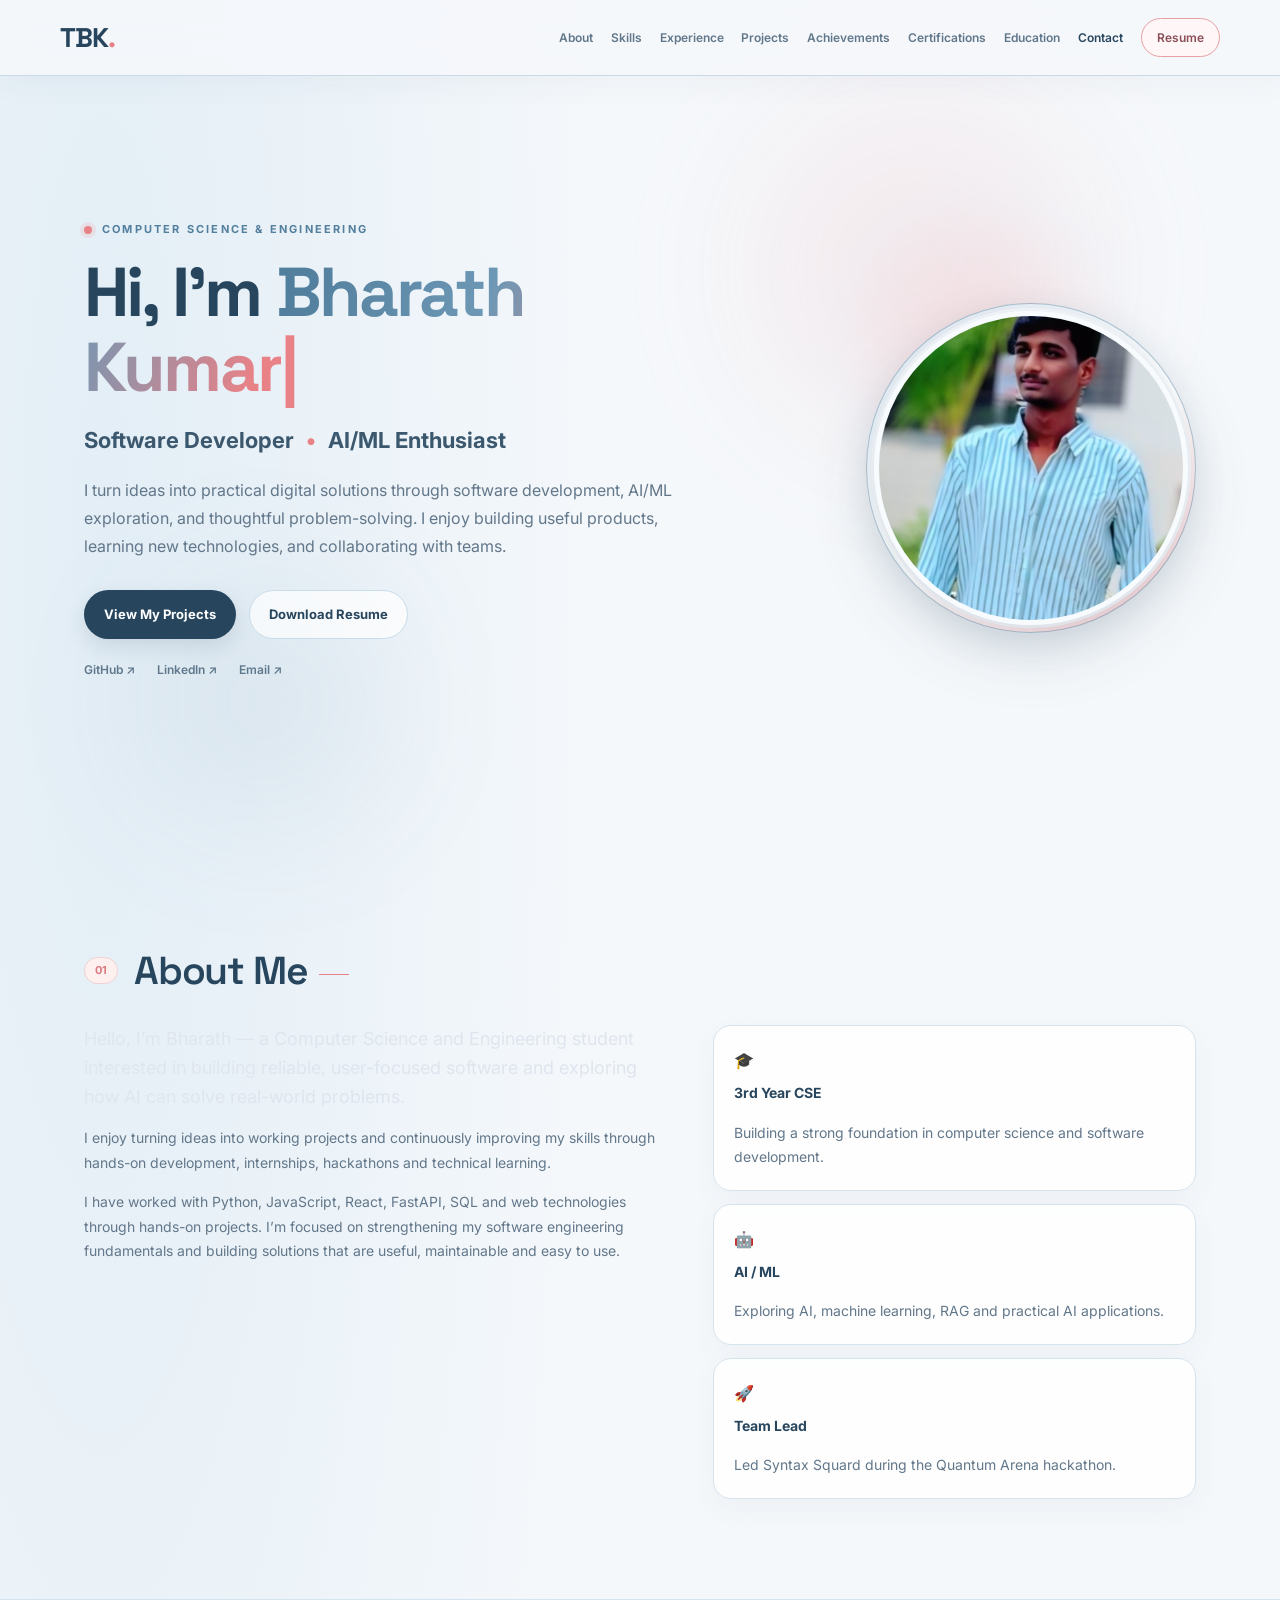
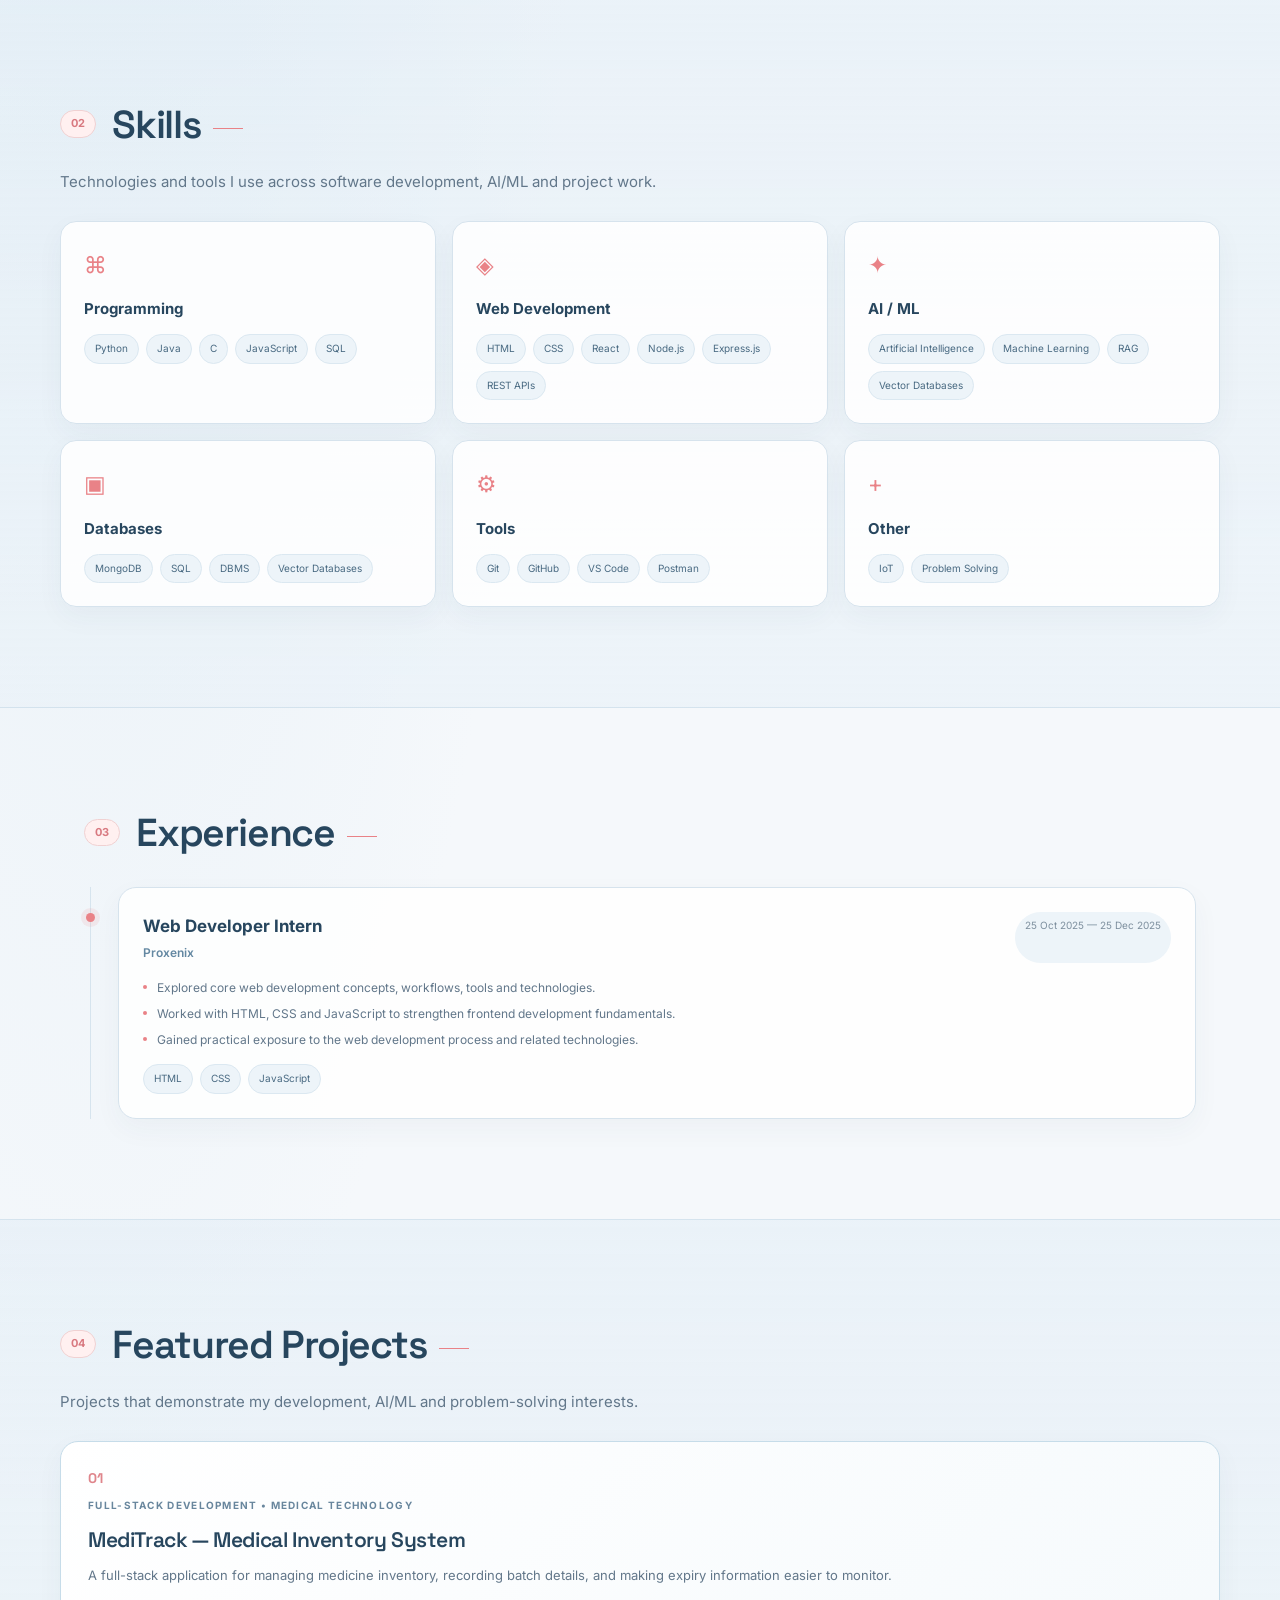
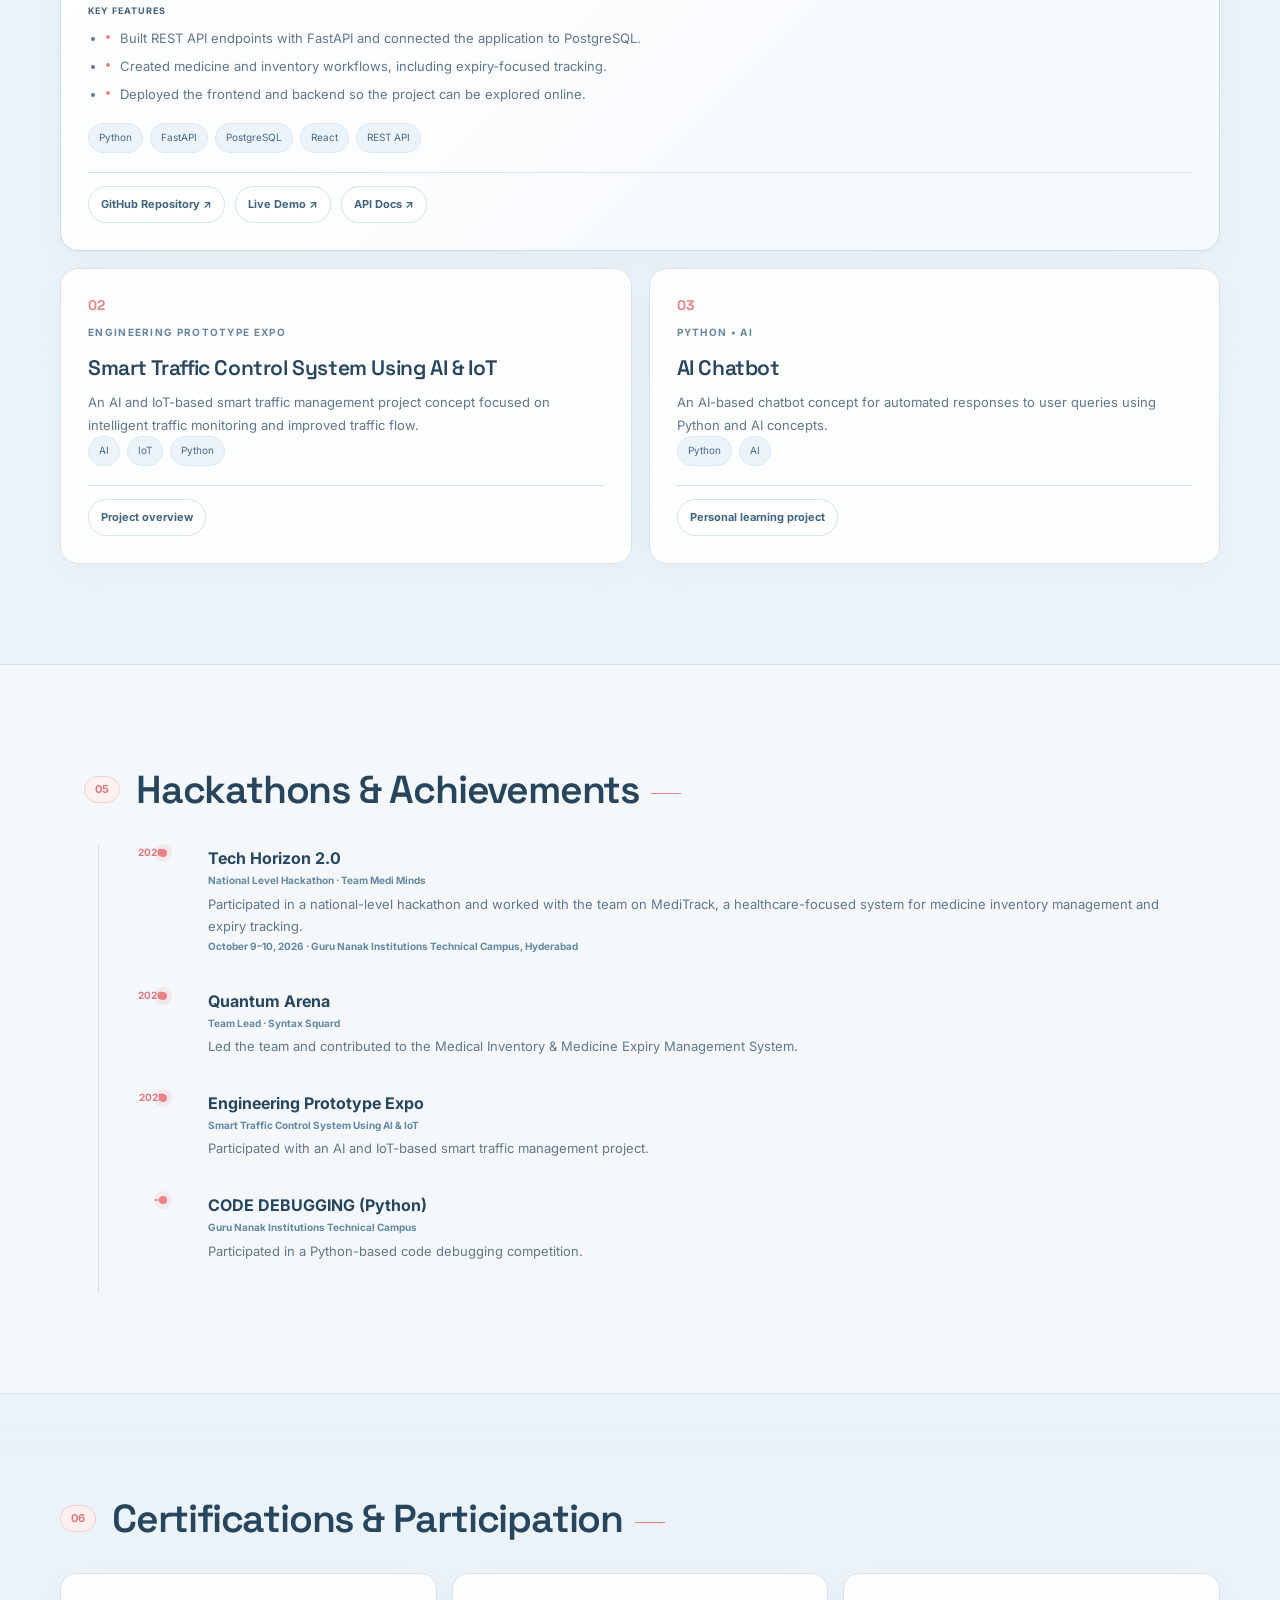
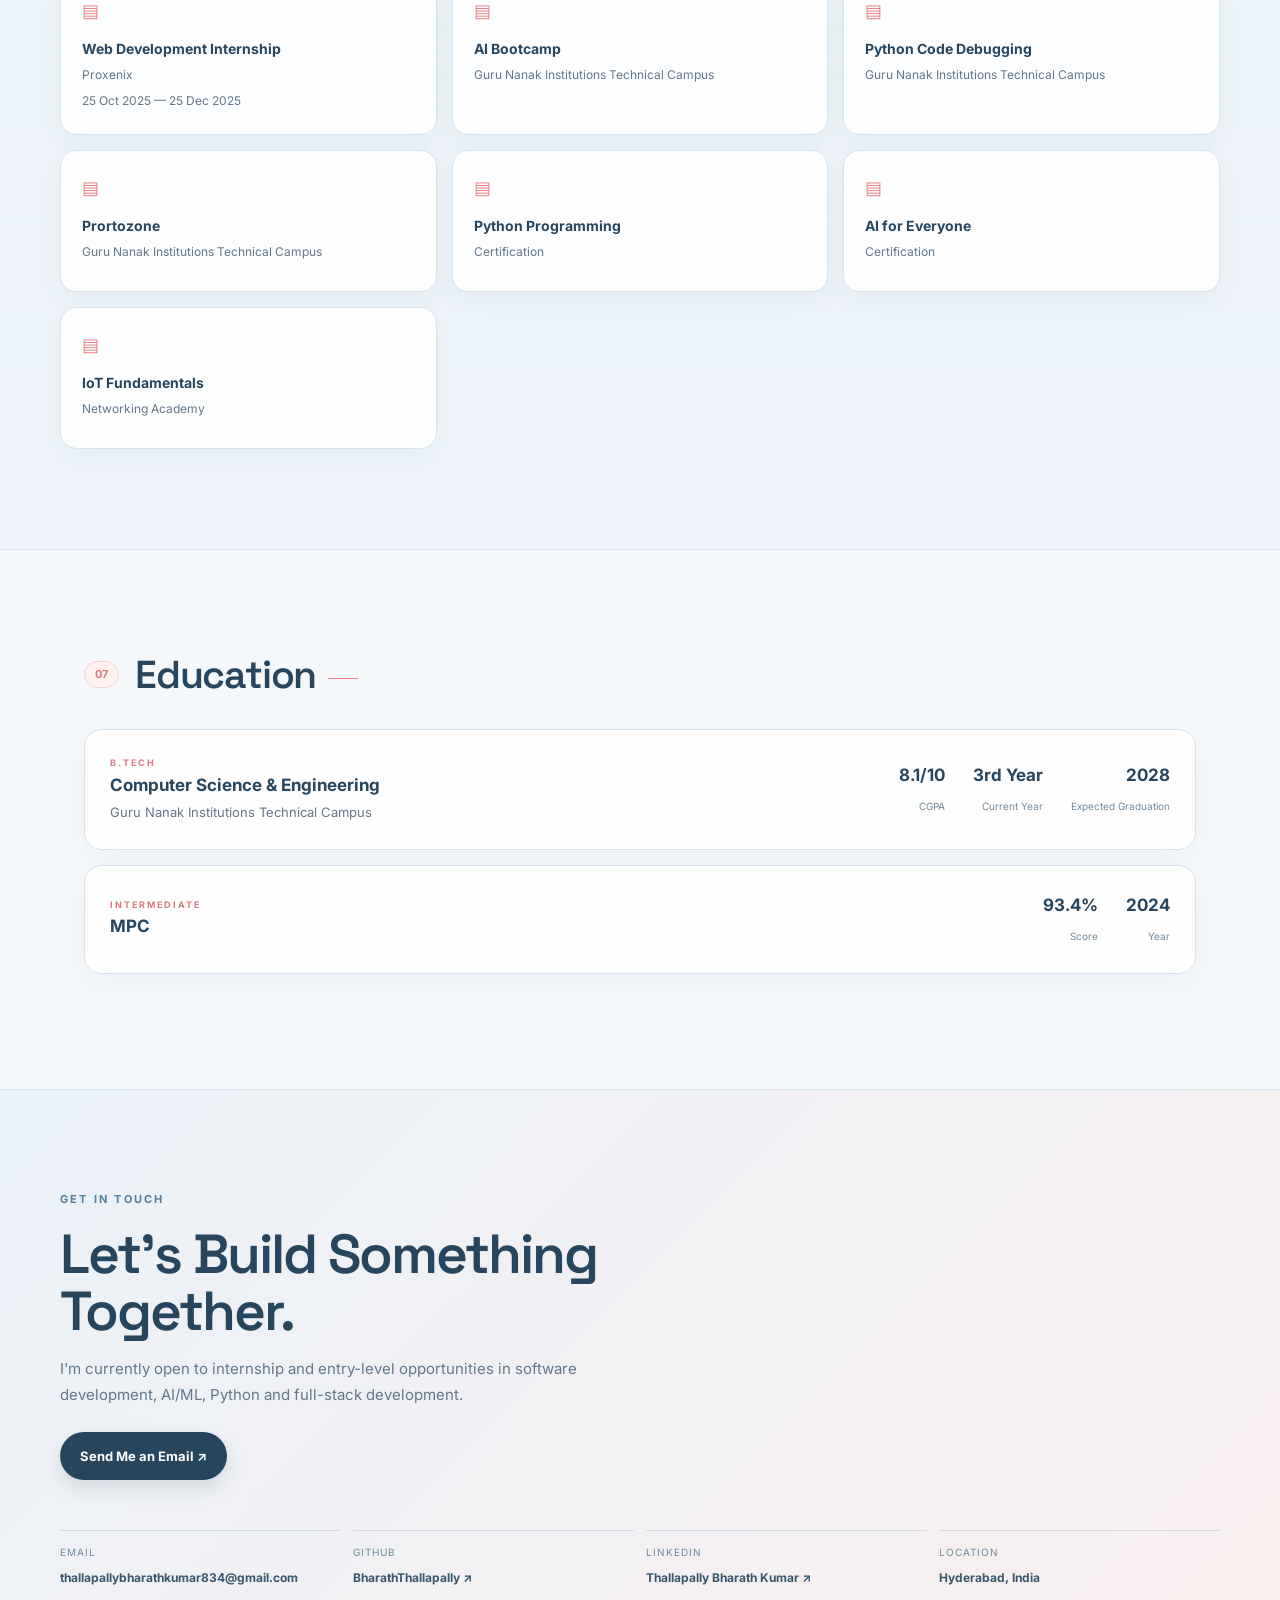
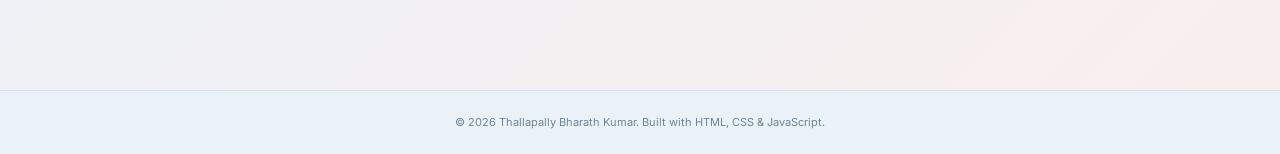
<file: index.html>
<!DOCTYPE html>
<html lang="en">
<head>
  <meta charset="UTF-8">
  <meta name="viewport" content="width=device-width, initial-scale=1.0">
  <meta name="description" content="Bharath Kumar is a Computer Science and Engineering student building practical software, full-stack applications, and AI-powered solutions.">
  <meta name="theme-color" content="#eaf2f8">
  <meta property="og:title" content="Bharath Kumar | Developer Portfolio">
  <meta property="og:description" content="Explore Bharath Kumar's software projects, technical skills, and hackathon experience.">
  <meta property="og:type" content="website">
  <title>Thallapally Bharath Kumar | Portfolio</title>
  <link rel="stylesheet" href="style.css">
</head>
<body>
<header class="navbar">
  <a class="logo" href="#home">TBK<span>.</span></a>
  <button class="menu-toggle" id="menuToggle" aria-label="Open navigation" aria-expanded="false" aria-controls="navMenu">☰</button>
  <nav id="navMenu">
    <a href="#about">About</a><a href="#skills">Skills</a><a href="#experience">Experience</a>
    <a href="#projects">Projects</a><a href="#achievements">Achievements</a>
    <a href="#certifications">Certifications</a><a href="#education">Education</a><a href="#contact">Contact</a>
    <a class="nav-resume" href="assets/resume.pdf" target="_blank" rel="noopener noreferrer">Resume</a>
  </nav>
</header>

<main>
<section class="hero" id="home">
  <div class="glow glow-one"></div><div class="glow glow-two"></div>
  <div class="hero-content">
    <p class="eyebrow"><span class="status-dot"></span> COMPUTER SCIENCE &amp; ENGINEERING</p>
    <h1><span>Hi, I'm </span><span class="gradient-name" id="typingText"></span><span class="cursor">|</span></h1>
    <h2>Software Developer <span>•</span> AI/ML Enthusiast</h2>
    <p class="hero-copy">I turn ideas into practical digital solutions through software development, AI/ML exploration, and thoughtful problem-solving. I enjoy building useful products, learning new technologies, and collaborating with teams.</p>
    <div class="hero-actions"><a class="btn primary" href="#projects">View My Projects</a><a class="btn secondary"
   href="assets/resume.pdf"
   target="_blank" rel="noopener noreferrer">
   Download Resume
</a></div>
    <div class="socials"><a href="https://github.com/BharathThallapally" target="_blank" rel="noopener noreferrer">GitHub ↗</a><a href="https://www.linkedin.com/in/thallapally-bharath-kumar-974521358/" target="_blank" rel="noopener noreferrer">LinkedIn ↗</a><a href="mailto:thallapallybharathkumar834@gmail.com">Email ↗</a></div>
  </div>
  <div class="hero-photo-wrap">
    <div class="photo-ring"></div>
    <img class="hero-photo" src="assets/bharath-profile.jpeg" alt="Bharath Kumar">
  </div>
</section>

<section class="section" id="about">
  <div class="section-heading"><span>01</span><h2>About Me</h2></div>
  <div class="about-grid">
    <div><p class="lead">Hello, I’m Bharath — a Computer Science and Engineering student interested in building reliable, user-focused software and exploring how AI can solve real-world problems.</p>
    <p>I enjoy turning ideas into working projects and continuously improving my skills through hands-on development, internships, hackathons and technical learning.</p>
    <p>I have worked with Python, JavaScript, React, FastAPI, SQL and web technologies through hands-on projects. I’m focused on strengthening my software engineering fundamentals and building solutions that are useful, maintainable and easy to use.</p></div>
    <div class="about-cards"><article><span>🎓</span><h3>3rd Year CSE</h3><p>Building a strong foundation in computer science and software development.</p></article>
    <article><span>🤖</span><h3>AI / ML</h3><p>Exploring AI, machine learning, RAG and practical AI applications.</p></article>
    <article><span>🚀</span><h3>Team Lead</h3><p>Led Syntax Squard during the Quantum Arena hackathon.</p></article></div>
  </div>
</section>

<section class="section alt" id="skills">
  <div class="section-heading"><span>02</span><h2>Skills</h2></div><p class="section-intro">Technologies and tools I use across software development, AI/ML and project work.</p>
  <div class="skills-grid">
    <article class="skill-card"><div class="skill-icon">⌘</div><h3>Programming</h3><div class="tags"><span>Python</span><span>Java</span><span>C</span><span>JavaScript</span><span>SQL</span></div></article>
    <article class="skill-card"><div class="skill-icon">◈</div><h3>Web Development</h3><div class="tags"><span>HTML</span><span>CSS</span><span>React</span><span>Node.js</span><span>Express.js</span><span>REST APIs</span></div></article>
    <article class="skill-card"><div class="skill-icon">✦</div><h3>AI / ML</h3><div class="tags"><span>Artificial Intelligence</span><span>Machine Learning</span><span>RAG</span><span>Vector Databases</span></div></article>
    <article class="skill-card"><div class="skill-icon">▣</div><h3>Databases</h3><div class="tags"><span>MongoDB</span><span>SQL</span><span>DBMS</span><span>Vector Databases</span></div></article>
    <article class="skill-card"><div class="skill-icon">⚙</div><h3>Tools</h3><div class="tags"><span>Git</span><span>GitHub</span><span>VS Code</span><span>Postman</span></div></article>
    <article class="skill-card"><div class="skill-icon">+</div><h3>Other</h3><div class="tags"><span>IoT</span><span>Problem Solving</span></div></article>
  </div>
</section>

<section class="section" id="experience">
  <div class="section-heading"><span>03</span><h2>Experience</h2></div>
  <div class="timeline"><article class="experience-card"><div class="timeline-dot"></div><div class="item-top"><div><h3>Web Developer Intern</h3><p class="company">Proxenix</p></div><span class="date">25 Oct 2025 — 25 Dec 2025</span></div>
  <ul><li>Explored core web development concepts, workflows, tools and technologies.</li><li>Worked with HTML, CSS and JavaScript to strengthen frontend development fundamentals.</li><li>Gained practical exposure to the web development process and related technologies.</li></ul>
  <div class="tags"><span>HTML</span><span>CSS</span><span>JavaScript</span></div></article></div>
</section>

<section class="section alt" id="projects">
  <div class="section-heading"><span>04</span><h2>Featured Projects</h2></div><p class="section-intro">Projects that demonstrate my development, AI/ML and problem-solving interests.</p>
  <div class="projects-grid">
    <article class="project-card featured">
      <div class="project-number">01</div>
      <div class="project-meta">FULL-STACK DEVELOPMENT • MEDICAL TECHNOLOGY</div>
      <h3>MediTrack — Medical Inventory System</h3>
      <p>A full-stack application for managing medicine inventory, recording batch details, and making expiry information easier to monitor.</p>
      <h4>Key Features</h4>
      <ul>
        <li>Built REST API endpoints with FastAPI and connected the application to PostgreSQL.</li>
        <li>Created medicine and inventory workflows, including expiry-focused tracking.</li>
        <li>Deployed the frontend and backend so the project can be explored online.</li>
      </ul>
      <div class="tags"><span>Python</span><span>FastAPI</span><span>PostgreSQL</span><span>React</span><span>REST API</span></div>
      <div class="project-links">
        <a href="https://github.com/BharathThallapally/medical-inventory-system" target="_blank" rel="noopener noreferrer">GitHub Repository ↗</a>
        <a href="https://medical-inventory-frontend-xlw0.onrender.com" target="_blank" rel="noopener noreferrer">Live Demo ↗</a>
        <a href="https://medical-inventory-system-cemq.onrender.com/docs" target="_blank" rel="noopener noreferrer">API Docs ↗</a>
      </div>
    </article>
    <article class="project-card"><div class="project-number">02</div><div class="project-meta">ENGINEERING PROTOTYPE EXPO</div><h3>Smart Traffic Control System Using AI &amp; IoT</h3>
      <p>An AI and IoT-based smart traffic management project concept focused on intelligent traffic monitoring and improved traffic flow.</p>
      <div class="tags"><span>AI</span><span>IoT</span><span>Python</span></div><div class="project-links"><span>Project overview</span></div>
    </article>
    <article class="project-card"><div class="project-number">03</div><div class="project-meta">PYTHON • AI</div><h3>AI Chatbot</h3><p>An AI-based chatbot concept for automated responses to user queries using Python and AI concepts.</p>
      <div class="tags"><span>Python</span><span>AI</span></div><div class="project-links"><span>Personal learning project</span></div>
    </article>
  </div>
</section>

<section class="section" id="achievements">
  <div class="section-heading"><span>05</span><h2>Hackathons &amp; Achievements</h2></div>
  <div class="achievement-timeline">
    <article><div class="year">2026</div><div class="marker"></div><div><h3>Tech Horizon 2.0</h3><p class="role">National Level Hackathon · Team Medi Minds</p><p>Participated in a national-level hackathon and worked with the team on MediTrack, a healthcare-focused system for medicine inventory management and expiry tracking.</p><p class="role">October 9–10, 2026 · Guru Nanak Institutions Technical Campus, Hyderabad</p></div></article>
    <article><div class="year">2026</div><div class="marker"></div><div><h3>Quantum Arena</h3><p class="role">Team Lead · Syntax Squard</p><p>Led the team and contributed to the Medical Inventory &amp; Medicine Expiry Management System.</p></div></article>
    <article><div class="year">2025</div><div class="marker"></div><div><h3>Engineering Prototype Expo</h3><p class="role">Smart Traffic Control System Using AI &amp; IoT</p><p>Participated with an AI and IoT-based smart traffic management project.</p></div></article>
    <article><div class="year">—</div><div class="marker"></div><div><h3>CODE DEBUGGING (Python)</h3><p class="role">Guru Nanak Institutions Technical Campus</p><p>Participated in a Python-based code debugging competition.</p></div></article>
  </div>
</section>

<section class="section alt" id="certifications">
  <div class="section-heading"><span>06</span><h2>Certifications &amp; Participation</h2></div>
  <div class="cert-grid">
    <article><span>▤</span><h3>Web Development Internship</h3><p>Proxenix</p><small>25 Oct 2025 — 25 Dec 2025</small></article>
    <article><span>▤</span><h3>AI Bootcamp</h3><p>Guru Nanak Institutions Technical Campus</p></article>
    <article><span>▤</span><h3>Python Code Debugging</h3><p>Guru Nanak Institutions Technical Campus</p></article>
    <article><span>▤</span><h3>Prortozone</h3><p>Guru Nanak Institutions Technical Campus</p></article>
    <article><span>▤</span><h3>Python Programming</h3><p>Certification</p></article>
    <article><span>▤</span><h3>AI for Everyone</h3><p>Certification</p></article>
    <article><span>▤</span><h3>IoT Fundamentals</h3><p>Networking Academy</p></article>
  </div>
</section>

<section class="section" id="education">
  <div class="section-heading"><span>07</span><h2>Education</h2></div>
  <div class="education-card"><div><p class="level">B.TECH</p><h3>Computer Science &amp; Engineering</h3><p>Guru Nanak Institutions Technical Campus</p></div><div class="education-stats"><div><strong>8.1/10</strong><span>CGPA</span></div><div><strong>3rd Year</strong><span>Current Year</span></div><div><strong>2028</strong><span>Expected Graduation</span></div></div></div>
  <div class="education-card compact"><div><p class="level">INTERMEDIATE</p><h3>MPC</h3></div><div class="education-stats"><div><strong>93.4%</strong><span>Score</span></div><div><strong>2024</strong><span>Year</span></div></div></div>
</section>

<section class="contact-section" id="contact"><div class="contact-inner"><p class="eyebrow">GET IN TOUCH</p><h2>Let's Build Something Together.</h2>
<p>I'm currently open to internship and entry-level opportunities in software development, AI/ML, Python and full-stack development.</p>
<a class="btn primary" href="mailto:thallapallybharathkumar834@gmail.com">Send Me an Email ↗</a>
<div class="contact-grid"><a href="mailto:thallapallybharathkumar834@gmail.com"><span>Email</span><strong>thallapallybharathkumar834@gmail.com</strong></a><a href="https://github.com/BharathThallapally" target="_blank" rel="noopener noreferrer"><span>GitHub</span><strong>BharathThallapally ↗</strong></a><a href="https://www.linkedin.com/in/thallapally-bharath-kumar-974521358/" target="_blank" rel="noopener noreferrer"><span>LinkedIn</span><strong>Thallapally Bharath Kumar ↗</strong></a><div><span>Location</span><strong>Hyderabad, India</strong></div></div></div></section>
</main>
<footer>© <span id="year"></span> Thallapally Bharath Kumar. Built with HTML, CSS &amp; JavaScript.</footer>
<script src="script.js"></script>
</body>
</html>
</file>
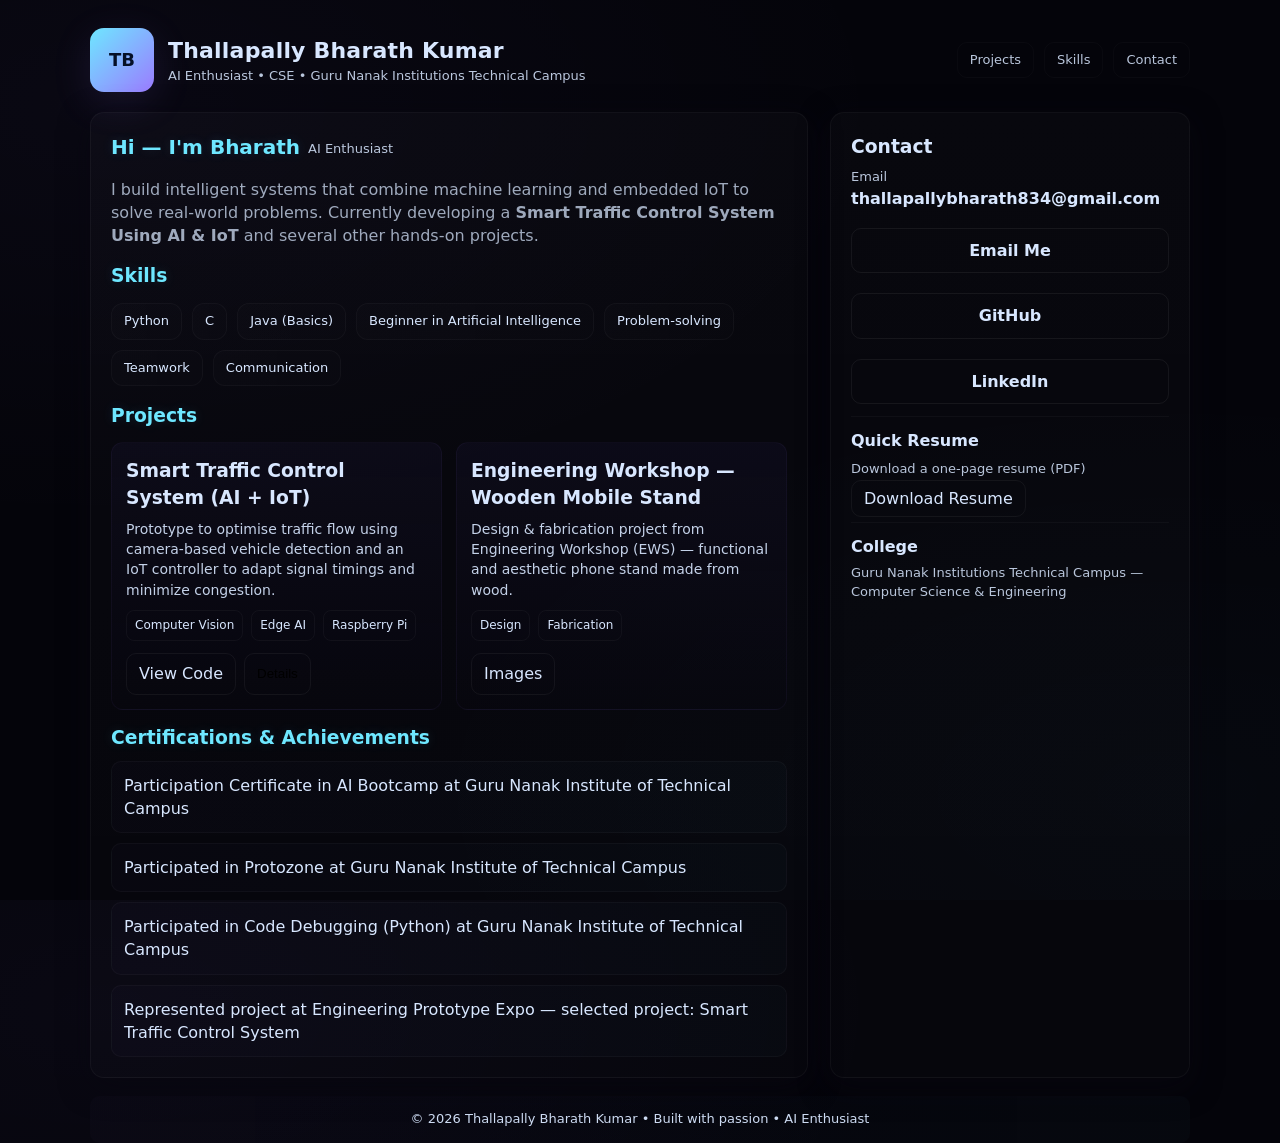
<file: index1.html>
<!doctype html>
<html lang="en">
<head>
  <meta charset="utf-8" />
  <meta name="viewport" content="width=device-width,initial-scale=1" />
  <title>Thallapally Bharath Kumar — AI Enthusiast</title>
  <meta name="description" content="Portfolio of Thallapally Bharath Kumar — AI Enthusiast, CSE, Guru Nanak Institutions Technical Campus" />
  <style>
    /* ---------- Reset & Variables ---------- */
    :root{
      --bg:#04040a;
      --card:#0b0c12;
      --muted: rgba(216,231,255,0.72);
      --glass: rgba(255,255,255,0.03);
      --accent1: #6ee7ff;
      --accent2: #9b7bff;
      --accent3: #7ef0b6;
      --glow-strong: 0 10px 40px rgba(155,123,255,0.12);
      --maxw: 1100px;
      font-family: Inter, ui-sans-serif, system-ui, -apple-system, "Segoe UI", Roboto, "Helvetica Neue", Arial;
    }
    *{box-sizing:border-box;margin:0;padding:0}
    html,body{height:100%}
    body{
      min-height:100vh;
      background:
        radial-gradient(800px 420px at 8% 12%, rgba(155,123,255,0.035), transparent),
        radial-gradient(800px 420px at 92% 88%, rgba(110,231,255,0.02), transparent),
        var(--bg);
      color: #d8e7ff;
      -webkit-font-smoothing:antialiased;
      line-height:1.45;
      padding:28px 18px;
    }
    a{color:inherit;text-decoration:none}
    .container{max-width:var(--maxw);margin:0 auto;}

    /* ---------- Header ---------- */
    header{display:flex;align-items:center;justify-content:space-between;gap:12px}
    .brand{display:flex;gap:14px;align-items:center}
    .logo{
      width:64px;height:64px;border-radius:14px;
      display:grid;place-items:center;
      background:linear-gradient(135deg,var(--accent1),var(--accent2));
      box-shadow:var(--glow-strong);
      color:#051028;font-weight:800;font-size:18px;
    }
    h1{font-size:22px;letter-spacing:0.2px}
    .tag{font-size:13px;opacity:0.86}
    nav a{padding:8px 12px;border-radius:10px;border:1px solid rgba(255,255,255,0.03)}
    nav a:hover{transform:translateY(-4px);transition:all 200ms ease}

    /* ---------- Hero / Layout ---------- */
    .hero{display:grid;grid-template-columns:1fr 360px;gap:22px;margin-top:20px}
    .card{
      background: linear-gradient(180deg, rgba(255,255,255,0.02), rgba(255,255,255,0.01));
      border-radius:14px;padding:20px;border:1px solid rgba(255,255,255,0.04);
      box-shadow: 0 8px 30px rgba(9,7,17,0.6);
    }
    .intro h2{font-size:20px;margin-bottom:4px}
    .neon { color:var(--accent1); text-shadow: 0 0 12px rgba(110,231,255,0.14), 0 0 26px rgba(155,123,255,0.06) }

    /* ---------- Skills ---------- */
    .skills{display:flex;flex-wrap:wrap;gap:10px;margin-top:14px}
    .skill-pill{
      background:linear-gradient(90deg, rgba(255,255,255,0.01), rgba(255,255,255,0.008));
      border:1px solid rgba(255,255,255,0.03);
      padding:8px 12px;border-radius:12px;font-size:13px;
    }
    .skill-row{margin-top:12px}
    .skill-label{display:flex;justify-content:space-between;font-size:13px;margin-bottom:6px;opacity:0.9}
    .bar{
      height:12px;background:linear-gradient(90deg, rgba(255,255,255,0.02), rgba(255,255,255,0.01));
      border-radius:999px;overflow:hidden;border:1px solid rgba(255,255,255,0.03);
    }
    .bar > i{
      display:block;height:100%;width:0%;
      background:linear-gradient(90deg,var(--accent1),var(--accent2));
      box-shadow: 0 6px 26px rgba(107,231,255,0.06);
      border-radius:999px;transition:width 1200ms cubic-bezier(.2,.9,.3,1);
    }

    /* ---------- Projects ---------- */
    .projects-grid{display:grid;grid-template-columns:repeat(2,1fr);gap:14px;margin-top:12px}
    .project{
      padding:14px;border-radius:12px;
      background: linear-gradient(180deg, rgba(16,14,32,0.6), rgba(8,7,16,0.4));
      border:1px solid rgba(155,123,255,0.05);
    }
    .project h3{margin-bottom:8px}
    .project p{opacity:0.9;font-size:14px}
    .project .tags{margin-top:10px;display:flex;gap:8px;flex-wrap:wrap}
    .pill{padding:6px 8px;border-radius:8px;font-size:12px;border:1px solid rgba(255,255,255,0.04)}

    /* ---------- Aside / Contact Card ---------- */
    aside.contact{position:relative;}
    .contact .big-btn{display:block;width:100%;padding:10px;border-radius:10px;text-align:center;margin-top:10px;font-weight:600;border:1px solid rgba(255,255,255,0.06);background:transparent;cursor:pointer}
    .contact .big-btn:hover{transform:translateY(-4px);transition:all 180ms ease}

    /* ---------- Achievements / Certifications ---------- */
    .achievements{display:flex;flex-direction:column;gap:10px;margin-top:10px}
    .ach{padding:12px;border-radius:10px;background:linear-gradient(90deg, rgba(155,123,255,0.02), rgba(110,231,255,0.02));border:1px solid rgba(255,255,255,0.03)}

    /* ---------- Footer ---------- */
    footer{margin-top:18px;padding:14px;border-radius:10px;text-align:center;background:linear-gradient(90deg, rgba(155,123,255,0.02), rgba(110,231,255,0.02));font-size:13px;opacity:0.95}

    /* ---------- Helpers ---------- */
    .flex{display:flex;gap:10px;align-items:center}
    .spacer{flex:1}
    .muted{opacity:0.85;font-size:13px}
    .btn-ghost{padding:8px 12px;border-radius:10px;border:1px solid rgba(255,255,255,0.05);cursor:pointer;background:transparent}
    @media (max-width:1000px){ .hero{grid-template-columns:1fr 320px} }
    @media (max-width:880px){ .hero{grid-template-columns:1fr;gap:14px} .projects-grid{grid-template-columns:1fr} header{flex-direction:column;align-items:flex-start;gap:10px} }
    .float { animation:float 4s ease-in-out infinite }
    @keyframes float { 0%{transform:translateY(0)}50%{transform:translateY(-8px)}100%{transform:translateY(0)} }
  </style>
</head>
<body>
  <div class="container">
    <header>
      <div class="brand">
        <div class="logo">TB</div>
        <div>
          <h1>Thallapally Bharath Kumar</h1>
          <div class="tag">AI Enthusiast • CSE • Guru Nanak Institutions Technical Campus</div>
        </div>
      </div>
      <nav class="flex">
        <a href="#projects" class="muted">Projects</a>
        <a href="#skills" class="muted">Skills</a>
        <a href="#contact" class="muted">Contact</a>
      </nav>
    </header>

    <main class="hero" role="main">
      <!-- LEFT: Main content -->
      <section class="card">
        <div class="intro">
          <div style="display:flex;align-items:center;gap:8px;">
            <h2 class="neon">Hi — I'm Bharath</h2>
            <span class="tag">AI Enthusiast</span>
          </div>
          <p style="margin-top:12px;color:var(--muted);">
            I build intelligent systems that combine machine learning and embedded IoT to solve real-world problems.
            Currently developing a <strong>Smart Traffic Control System Using AI & IoT</strong> and several other hands-on projects.
          </p>

          <!-- ---------- SKILLS ---------- -->
          <div id="skills" style="margin-top:14px">
            <h3 class="neon" style="margin-bottom:8px">Skills</h3>
            <div class="skills">
              <div class="skill-pill">Python</div>
              <div class="skill-pill">C</div>
              <div class="skill-pill">Java (Basics)</div>
              <div class="skill-pill">Beginner in Artificial Intelligence</div>
              <div class="skill-pill">Problem-solving</div>
              <div class="skill-pill">Teamwork</div>
              <div class="skill-pill">Communication</div>
            </div>
          </div>

          <!-- ---------- PROJECTS ---------- -->
          <div id="projects" style="margin-top:16px">
            <h3 class="neon" style="margin-bottom:8px">Projects</h3>
            <div class="projects-grid">
              <article class="project">
                <h3>Smart Traffic Control System (AI + IoT)</h3>
                <p>Prototype to optimise traffic flow using camera-based vehicle detection and an IoT controller to adapt signal timings and minimize congestion.</p>
                <div class="tags" style="margin-top:10px">
                  <span class="pill">Computer Vision</span>
                  <span class="pill">Edge AI</span>
                  <span class="pill">Raspberry Pi</span>
                </div>
                <div style="margin-top:12px;display:flex;gap:8px">
                  <a class="btn-ghost" href="https://github.com/BharathThallapally" target="_blank">View Code</a>
                  <button class="btn-ghost" data-proj="traffic">Details</button>
                </div>
              </article>

              <article class="project">
                <h3>Engineering Workshop — Wooden Mobile Stand</h3>
                <p>Design & fabrication project from Engineering Workshop (EWS) — functional and aesthetic phone stand made from wood.</p>
                <div class="tags" style="margin-top:10px">
                  <span class="pill">Design</span>
                  <span class="pill">Fabrication</span>
                </div>
                <div style="margin-top:12px;display:flex;gap:8px">
                  <a class="btn-ghost" href="#" target="_blank">Images</a>
                </div>
              </article>
            </div>
          </div>

          <!-- ---------- CERTIFICATIONS / ACHIEVEMENTS ---------- -->
          <div style="margin-top:14px">
            <h3 class="neon" style="margin-bottom:8px">Certifications & Achievements</h3>
            <div class="achievements">
              <div class="ach">
                Participation Certificate in AI Bootcamp at Guru Nanak Institute of Technical Campus
              </div>
              <div class="ach">
                Participated in Protozone at Guru Nanak Institute of Technical Campus
              </div>
              <div class="ach">
                Participated in Code Debugging (Python) at Guru Nanak Institute of Technical Campus
              </div>
              <div class="ach">
                Represented project at Engineering Prototype Expo — selected project: Smart Traffic Control System
              </div>
            </div>
          </div>

        </div>
      </section>

      <!-- RIGHT: Aside / Contact -->
      <aside class="card contact float">
        <h3 style="margin-bottom:8px">Contact</h3>
        <p class="muted">Email</p>
        <p style="font-weight:600;margin-bottom:8px">thallapallybharath834@gmail.com</p>
        <div style="display:flex;gap:10px;flex-wrap:wrap">
          <a class="big-btn" href="mailto:thallapallybharath834@gmail.com">Email Me</a>
          <a class="big-btn" href="https://github.com/BharathThallapally" target="_blank">GitHub</a>
          <a class="big-btn" href="https://www.linkedin.com/in/thallapally-bharath-kumar-974521358" target="_blank">LinkedIn</a>
        </div>
        <hr style="margin:12px 0;border:none;border-top:1px solid rgba(255,255,255,0.03)" />
        <div style="margin-top:8px">
          <h4 style="margin-bottom:8px">Quick Resume</h4>
          <p class="muted" style="font-size:13px;margin-bottom:8px">Download a one-page resume (PDF)</p>
          <a class="btn-ghost" href="#" onclick="alert('Add resume file and update this link.');return false;">Download Resume</a>
        </div>
        <hr style="margin:12px 0;border:none;border-top:1px solid rgba(255,255,255,0.03)" />
        <div style="margin-top:6px">
          <h4 style="margin-bottom:6px">College</h4>
          <p class="muted">Guru Nanak Institutions Technical Campus — Computer Science & Engineering</p>
        </div>
      </aside>
    </main>

    <footer id="contact">
      © <span id="year"></span> Thallapally Bharath Kumar • Built with passion • AI Enthusiast
    </footer>
  </div>

  <!-- Modal (simple) -->
  <div id="modal" style="display:none;position:fixed;inset:0;background:rgba(2,2,6,0.6);backdrop-filter:blur(4px);align-items:center;justify-content:center;padding:20px;z-index:9999">
    <div style="max-width:760px;width:100%;background:linear-gradient(180deg, rgba(10,9,18,0.96), rgba(9,8,16,0.95));padding:18px;border-radius:12px;border:1px solid rgba(255,255,255,0.04);">
      <div style="display:flex;justify-content:space-between;align-items:center">
        <h3 id="modalTitle" style="margin-bottom:8px">Project</h3>
        <button onclick="closeModal()" style="background:transparent;border:0;color:var(--muted);cursor:pointer;font-size:18px">✕</button>
      </div>
      <div id="modalContent" style="color:var(--muted);line-height:1.5"></div>
      <div style="margin-top:12px;display:flex;gap:8px;justify-content:flex-end">
        <a id="modalRepo" class="btn-ghost" href="#" target="_blank">View Repo</a>
        <button class="btn-ghost" onclick="closeModal()">Close</button>
      </div>
    </div>
  </div>

  <script>
    document.getElementById('year').textContent = new Date().getFullYear();
    function animateBars(){
      document.querySelectorAll('.bar > i').forEach(el=>{
        const w = el.getAttribute('data-width') || '60%';
        setTimeout(()=> el.style.width = w, 120);
      });
    }
    window.addEventListener('load', ()=> setTimeout(animateBars, 260));
    const projects = {
      'traffic': {
        title: 'Smart Traffic Control System (AI + IoT)',
        content: `<p><strong>Overview:</strong> A prototype combining camera-based vehicle detection (edge inference) with an IoT controller that dynamically adjusts traffic light timings to reduce congestion and waiting time.</p>
                  <p><strong>Tech:</strong> Python, OpenCV, TensorFlow Lite, Raspberry Pi/Edge devices, MQTT, NodeMCU/ESP for signal control.</p>
                  <p><strong>Status:</strong> Prototype with basic detection + simulated signal control. Next: integrate real-time traffic analytics & optimization.</p>`,
        repo: 'https://github.com/BharathThallapally'
      }
    };
    function openModal(key){
      const m = projects[key]; if(!m) return;
      document.getElementById('modalTitle').innerText = m.title;
      document.getElementById('modalContent').innerHTML = m.content;
      document.getElementById('modalRepo').href = m.repo;
      document.getElementById('modal').style.display = 'flex';
      document.body.style.overflow = 'hidden';
    }
    function closeModal(){
      document.getElementById('modal').style.display = 'none';
      document.body.style.overflow = '';
    }
    document.querySelectorAll('[data-proj]').forEach(btn=>{
      btn.addEventListener('click', ()=> openModal(btn.getAttribute('data-proj')));
    });
    document.querySelectorAll('.btn-ghost').forEach(b=>{
      b.addEventListener('mouseenter', ()=> b.style.transform='translateY(-5px)');
      b.addEventListener('mouseleave', ()=> b.style.transform='translateY(0)');
    });
  </script>
</body>
</html>
</file>
<file: style.css>
@import url('https://fonts.googleapis.com/css2?family=Inter:wght@400;500;600;700;800&family=Space+Grotesk:wght@500;600;700&display=swap');

/* =========================
   ROOT / GLOBAL
   ========================= */

:root {
  --bg: #070a10;
  --soft: #0b1018;
  --card: #101620;
  --hover: #141d29;

  --text: #f4f7fb;
  --muted: #9ba7b7;

  --line: #202a38;

  --accent: #7c5cff;
  --cyan: #27d7ff;

  --max: 1120px;
}

* {
  box-sizing: border-box;
  margin: 0;
  padding: 0;
}

html {
  scroll-behavior: smooth;
}

body {
  font-family: Inter, Arial, sans-serif;
  background: var(--bg);
  color: var(--text);
  line-height: 1.65;
  overflow-x: hidden;
}

a {
  color: inherit;
  text-decoration: none;
}

ul {
  list-style: none;
}


/* =========================
   NAVIGATION
   ========================= */

.navbar {
  height: 72px;
  position: fixed;
  z-index: 10;
  top: 0;
  left: 0;
  right: 0;

  display: flex;
  align-items: center;
  justify-content: space-between;

  padding: 0 max(24px, calc((100vw - var(--max)) / 2));

  background: rgba(7, 10, 16, 0.8);
  backdrop-filter: blur(16px);

  border-bottom: 1px solid #ffffff08;
}

.logo {
  font: 700 25px "Space Grotesk";
  letter-spacing: -1px;
}

.logo span {
  color: var(--cyan);
}

nav {
  display: flex;
  gap: 20px;
  align-items: center;
}

nav a {
  font-size: 11px;
  font-weight: 600;
  color: var(--muted);
  transition: 0.2s;
}

nav a:hover {
  color: var(--text);
}

.nav-resume {
  border: 1px solid var(--line);
  padding: 8px 13px;
  border-radius: 7px;
  color: var(--text);
}

.menu-toggle {
  display: none;
  background: none;
  border: 0;
  color: var(--text);
  font-size: 24px;
}


/* =========================
   HERO
   ========================= */

.hero {
  min-height: 100vh;
  max-width: var(--max);
  margin: auto;

  padding: 120px 24px 70px;

  position: relative;

  display: grid;

  grid-template-columns:
    minmax(0, 1.05fr)
    minmax(340px, 0.75fr);

  align-items: center;

  gap: 50px;
}

.hero-content {
  position: relative;
  z-index: 2;
  max-width: 720px;
}

.eyebrow {
  font-size: 10px;
  letter-spacing: 3px;
  color: var(--cyan);
  font-weight: 700;
  margin-bottom: 16px;
}

.hero h1 {
  font: 700 clamp(44px, 6vw, 76px) / 1.02 "Space Grotesk";
  letter-spacing: -3px;
  margin-bottom: 16px;
}

.gradient-name {
  background: linear-gradient(
    90deg,
    #18c8ff 0%,
    #7c5cff 52%,
    #d53cff 100%
  );

  -webkit-background-clip: text;
  background-clip: text;

  color: transparent;
}

.cursor {
  color: var(--cyan);
  animation: blink 0.75s infinite;
}

@keyframes blink {
  50% {
    opacity: 0;
  }
}

.hero h2 {
  font-size: 20px;
  margin-bottom: 17px;
}

.hero h2 span {
  color: var(--cyan);
  padding: 0 7px;
}

.hero-copy {
  color: var(--muted);
  max-width: 650px;
  font-size: 15px;
}

.hero-actions {
  display: flex;
  gap: 11px;
  margin-top: 28px;
}

.btn {
  display: inline-flex;

  padding: 11px 17px;

  border-radius: 8px;

  font-size: 12px;
  font-weight: 700;

  border: 1px solid transparent;

  transition: 0.2s;
}

.primary {
  background: linear-gradient(
    90deg,
    #16bff7,
    #8a4dff
  );

  color: #fff;
  border: none;
}

.secondary {
  border-color: #4b3c8d;
  background: #ffffff05;
}

.btn:hover {
  transform: translateY(-2px);

  box-shadow:
    0 8px 28px rgba(80, 90, 255, 0.18);
}

.socials {
  display: flex;
  gap: 20px;
  margin-top: 20px;
}

.socials a {
  font-size: 11px;
  color: var(--muted);
  font-weight: 600;
}

.socials a:hover {
  color: var(--text);
}


/* =========================
   PROFILE PHOTO
   ========================= */

.hero-photo-wrap {
  position: relative;

  justify-self: end;

  /* Outer photo size */
  width: 310px;
  height: 310px;

  display: flex;

  align-items: center;
  justify-content: center;

  z-index: 2;

  /* Move complete photo downward */
  transform: translateY(45px);
}


/* Soft glow behind photo */

.hero-photo-wrap::before {
  content: "";

  position: absolute;

  width: 290px;
  height: 290px;

  border-radius: 50%;

  background: linear-gradient(
    135deg,
    #16cfff 0%,
    #6d5cff 55%,
    #df3cff 100%
  );

  filter: blur(25px);

  opacity: 0.22;
}


/* Gradient circular border */

.photo-ring {
  position: absolute;

  inset: 0;

  border-radius: 50%;

  background: linear-gradient(
    135deg,
    #16cfff 0%,
    #6d67ff 52%,
    #df3cff 100%
  );

  padding: 4px;

  box-shadow:
    0 0 25px rgba(22, 207, 255, 0.18),
    0 0 45px rgba(109, 103, 255, 0.15);
}


/* Inner dark border */

.photo-ring::after {
  content: "";

  position: absolute;

  inset: 4px;

  border-radius: 50%;

  background: var(--bg);
}


/* Actual profile photo */

.hero-photo {
  position: relative;

  width: 300px;
  height: 300px;

  object-fit: cover;

  object-position: center 25%;

  border-radius: 50%;

  border: 4px solid var(--bg);

  display: block;

  z-index: 2;
}


/* =========================
   BACKGROUND GLOW
   ========================= */

.glow {
  position: absolute;

  border-radius: 50%;

  filter: blur(80px);

  opacity: 0.12;

  pointer-events: none;
}

.glow-one {
  width: 320px;
  height: 320px;

  background: var(--accent);

  right: 12%;
  top: 13%;
}

.glow-two {
  width: 220px;
  height: 220px;

  background: var(--cyan);

  left: 8%;
  bottom: 4%;
}


/* =========================
   SECTIONS
   ========================= */

.section {
  max-width: var(--max);

  margin: auto;

  padding: 90px 24px;
}

.section.alt {
  max-width: none;

  background: var(--soft);

  border-top: 1px solid #ffffff08;
  border-bottom: 1px solid #ffffff08;
}

.section.alt > * {
  max-width: var(--max);

  margin-left: auto;
  margin-right: auto;
}

.section-heading {
  display: flex;

  align-items: center;

  gap: 12px;

  margin-bottom: 28px;
}

.section-heading span {
  font-size: 10px;

  color: var(--cyan);

  font-weight: 700;
}

.section-heading h2 {
  font: 600 29px "Space Grotesk";

  letter-spacing: -1px;
}

.section-heading h2::after {
  content: "";

  display: inline-block;

  width: 30px;
  height: 1px;

  background: var(--accent);

  vertical-align: middle;

  margin-left: 12px;
}

.section-intro {
  color: var(--muted);

  font-size: 13px;

  margin-top: -10px;

  margin-bottom: 27px;
}


/* =========================
   ABOUT
   ========================= */

.about-grid {
  display: grid;

  grid-template-columns: 1.1fr 0.9fr;

  gap: 65px;
}

.about-grid p {
  color: var(--muted);

  font-size: 13px;

  margin-bottom: 13px;
}

.about-grid .lead {
  color: #dfe5ee;

  font-size: 18px;

  line-height: 1.6;
}

.about-cards {
  display: grid;

  gap: 11px;
}

.about-cards article {
  padding: 18px;

  border: 1px solid var(--line);

  background: #ffffff03;

  border-radius: 11px;
}

.about-cards h3 {
  font-size: 14px;

  margin: 7px 0 2px;
}

.about-cards p {
  font-size: 11px;

  margin: 0;
}


/* =========================
   SKILLS
   ========================= */

.skills-grid {
  display: grid;

  grid-template-columns: repeat(3, 1fr);

  gap: 14px;
}

.skill-card {
  padding: 21px;

  border: 1px solid var(--line);

  background: var(--card);

  border-radius: 11px;

  transition: 0.2s;
}

.skill-card:hover,
.project-card:hover,
.cert-grid article:hover {
  transform: translateY(-4px);

  border-color: #3a4a60;

  background: var(--hover);
}

.skill-icon {
  color: var(--cyan);

  font-size: 19px;

  margin-bottom: 11px;
}

.skill-card h3 {
  font-size: 14px;

  margin-bottom: 12px;
}

.tags {
  display: flex;

  flex-wrap: wrap;

  gap: 6px;
}

.tags span {
  font-size: 9px;

  padding: 4px 7px;

  border: 1px solid #263243;

  border-radius: 5px;

  color: #bdc8d6;

  background: #ffffff03;
}


/* =========================
   EXPERIENCE
   ========================= */

.timeline {
  border-left: 1px solid var(--line);

  margin-left: 6px;

  padding-left: 27px;

  position: relative;
}

.experience-card {
  position: relative;

  border: 1px solid var(--line);

  background: var(--card);

  border-radius: 11px;

  padding: 23px;
}

.timeline-dot {
  position: absolute;

  left: -33px;
  top: 25px;

  width: 9px;
  height: 9px;

  border-radius: 50%;

  background: var(--cyan);

  box-shadow:
    0 0 0 5px var(--bg);
}

.item-top {
  display: flex;

  justify-content: space-between;

  gap: 15px;
}

.item-top h3 {
  font-size: 17px;
}

.company {
  color: #a99aff;

  font-size: 12px;

  font-weight: 600;
}

.date {
  font-size: 10px;

  color: var(--muted);
}

.experience-card ul {
  margin: 14px 0;
}

.experience-card li,
.project-card li {
  font-size: 12px;

  color: var(--muted);

  padding-left: 14px;

  position: relative;

  margin: 5px 0;
}

.experience-card li::before,
.project-card li::before {
  content: "";

  position: absolute;

  left: 0;
  top: 8px;

  width: 4px;
  height: 4px;

  border-radius: 50%;

  background: var(--accent);
}


/* =========================
   PROJECTS
   ========================= */

.projects-grid {
  display: grid;

  grid-template-columns: 1fr 1fr;

  gap: 15px;
}

.project-card {
  border: 1px solid var(--line);

  background: var(--card);

  border-radius: 12px;

  padding: 25px;

  transition: 0.25s;
}

.project-card.featured {
  grid-column: span 2;
}

.project-number {
  font: 700 11px "Space Grotesk";

  color: var(--cyan);

  margin-bottom: 10px;
}

.project-meta {
  font-size: 9px;

  letter-spacing: 1.3px;

  color: #7e8b9d;

  font-weight: 700;

  margin-bottom: 8px;
}

.project-card h3 {
  font: 600 20px / 1.25 "Space Grotesk";

  margin-bottom: 10px;
}

.project-card p {
  font-size: 12px;

  color: var(--muted);
}

.project-card h4 {
  font-size: 9px;

  letter-spacing: 1px;

  text-transform: uppercase;

  margin: 17px 0 7px;
}

.project-links {
  display: flex;

  gap: 18px;

  border-top: 1px solid var(--line);

  margin-top: 18px;

  padding-top: 13px;

  color: #8190a3;

  font-size: 10px;

  font-weight: 700;
}


/* =========================
   ACHIEVEMENTS
   ========================= */

.achievement-timeline {
  border-left: 1px solid var(--line);

  margin-left: 14px;
}

.achievement-timeline article {
  display: grid;

  grid-template-columns: 65px 18px 1fr;

  gap: 13px;

  padding-bottom: 27px;
}

.year {
  text-align: right;

  color: var(--cyan);

  font-size: 10px;

  font-weight: 700;
}

.marker {
  width: 8px;
  height: 8px;

  border-radius: 50%;

  background: var(--accent);

  margin-left: -18px;

  margin-top: 5px;

  box-shadow:
    0 0 0 5px var(--bg);
}

.achievement-timeline h3 {
  font-size: 16px;
}

.role {
  color: #a99aff;

  font-size: 10px;

  font-weight: 700;
}

.achievement-timeline p:not(.role) {
  font-size: 12px;

  color: var(--muted);

  margin-top: 3px;
}


/* =========================
   CERTIFICATIONS
   ========================= */

.cert-grid {
  display: grid;

  grid-template-columns: repeat(3, 1fr);

  gap: 12px;
}

.cert-grid article {
  border: 1px solid var(--line);

  background: var(--card);

  border-radius: 10px;

  padding: 18px;

  min-height: 125px;

  transition: 0.2s;
}

.cert-grid article > span {
  color: var(--cyan);

  font-size: 18px;
}

.cert-grid h3 {
  font-size: 13px;

  margin: 10px 0 3px;
}

.cert-grid p,
.cert-grid small {
  font-size: 10px;

  color: var(--muted);
}


/* =========================
   EDUCATION
   ========================= */

.education-card {
  border: 1px solid var(--line);

  background: var(--card);

  border-radius: 11px;

  padding: 22px;

  display: flex;

  justify-content: space-between;

  align-items: center;

  gap: 20px;

  margin-bottom: 11px;
}

.level {
  font-size: 9px;

  letter-spacing: 2px;

  color: var(--cyan);

  font-weight: 700;
}

.education-card h3 {
  font-size: 17px;
}

.education-card p:not(.level) {
  font-size: 11px;

  color: var(--muted);
}

.education-stats {
  display: flex;

  gap: 27px;
}

.education-stats div {
  text-align: right;
}

.education-stats strong {
  display: block;

  font-size: 14px;
}

.education-stats span {
  font-size: 9px;

  color: var(--muted);
}


/* =========================
   CONTACT
   ========================= */

.contact-section {
  background: var(--soft);

  border-top: 1px solid #ffffff08;

  padding: 100px 24px;
}

.contact-inner {
  max-width: var(--max);

  margin: auto;
}

.contact-inner h2 {
  font: 600 clamp(34px, 5vw, 55px) / 1.05 "Space Grotesk";

  letter-spacing: -2px;

  max-width: 680px;
}

.contact-inner > p:not(.eyebrow) {
  color: var(--muted);

  max-width: 580px;

  font-size: 13px;

  margin: 15px 0 23px;
}

.contact-grid {
  display: grid;

  grid-template-columns: repeat(4, 1fr);

  gap: 12px;

  margin-top: 50px;
}

.contact-grid a,
.contact-grid div {
  border-top: 1px solid var(--line);

  padding-top: 11px;
}

.contact-grid span {
  display: block;

  color: #6f7c8e;

  font-size: 9px;

  text-transform: uppercase;

  letter-spacing: 1px;
}

.contact-grid strong {
  font-size: 10px;
}


/* =========================
   FOOTER
   ========================= */

footer {
  text-align: center;

  padding: 22px;

  border-top: 1px solid var(--line);

  color: #657286;

  font-size: 9px;
}


/* =========================
   TABLET
   ========================= */

@media (max-width: 900px) {

  nav {
    gap: 11px;
  }

  .hero {
    grid-template-columns: 1fr;

    display: grid;

    padding-top: 125px;

    gap: 35px;
  }

  .hero-photo-wrap {
    justify-self: center;

    width: 320px;
    height: 320px;

    grid-row: 1;

    transform: translateY(25px);
  }

  .hero-photo-wrap::before {
    width: 300px;
    height: 300px;
  }

  .hero-photo {
    width: 312px;
    height: 312px;
  }

  .hero-content {
    grid-row: 2;

    max-width: 720px;
  }

  .about-grid {
    grid-template-columns: 1fr;
  }

  .skills-grid {
    grid-template-columns: repeat(2, 1fr);
  }

  .cert-grid {
    grid-template-columns: repeat(2, 1fr);
  }

  .contact-grid {
    grid-template-columns: repeat(2, 1fr);
  }
}


/* =========================
   MOBILE
   ========================= */

@media (max-width: 720px) {

  .navbar {
    height: 64px;
  }

  .menu-toggle {
    display: block;
  }

  nav {
    display: none;

    position: absolute;

    top: 64px;
    left: 0;
    right: 0;

    padding: 15px 22px 20px;

    background: rgba(7, 10, 16, 0.98);

    flex-direction: column;

    align-items: flex-start;

    border-bottom: 1px solid var(--line);
  }

  nav.open {
    display: flex;
  }

  .nav-resume {
    width: 100%;

    text-align: center;
  }

  .hero {
    padding-top: 105px;

    gap: 28px;
  }

  .hero-photo-wrap {
    width: 280px;
    height: 280px;

    transform: translateY(20px);
  }

  .hero-photo-wrap::before {
    width: 260px;
    height: 260px;
  }

  .hero-photo {
    width: 272px;
    height: 272px;
  }

  .hero h1 {
    font-size: 46px;

    letter-spacing: -2px;
  }

  .hero h2 {
    font-size: 17px;
  }

  .hero-actions {
    flex-direction: column;

    max-width: 250px;
  }

  .section {
    padding: 72px 20px;
  }

  .skills-grid,
  .projects-grid,
  .cert-grid {
    grid-template-columns: 1fr;
  }

  .project-card.featured {
    grid-column: span 1;
  }

  .item-top {
    flex-direction: column;
  }

  .education-card {
    flex-direction: column;

    align-items: flex-start;
  }

  .education-stats {
    width: 100%;

    justify-content: space-between;
  }

  .education-stats div {
    text-align: left;
  }

  .contact-grid {
    grid-template-columns: 1fr;
  }
}


/* =========================
   REDUCED MOTION
   ========================= */

@media (prefers-reduced-motion: reduce) {

  html {
    scroll-behavior: auto;
  }

  .cursor {
    animation: none;
  }

  .skill-card,
  .project-card,
  .cert-grid article,
  .btn {
    transition: none;
  }
}


/* =========================================================
   MIST BLUE + CORAL PINK — polished portfolio theme
   ========================================================= */
:root {
  color-scheme: light;
  --bg: #f5f8fb;
  --soft: #eaf2f8;
  --card: #ffffff;
  --hover: #f2f7fb;
  --text: #20364a;
  --muted: #62778a;
  --line: #d6e3ed;
  --accent: #e98287;
  --cyan: #527f9d;
  --mist: #dceaf4;
  --coral: #e98287;
  --deep: #27465e;
  --max: 1160px;
}

html { scroll-padding-top: 92px; }
body {
  background:
    radial-gradient(ellipse at 8% 8%, rgba(220,234,244,.72), transparent 32rem),
    var(--bg);
  color: var(--text);
  line-height: 1.75;
}
::selection { background: #f5c7c9; color: #20364a; }
a { transition: color .2s ease, background .2s ease, border-color .2s ease, transform .2s ease; }
.navbar {
  height: 76px;
  padding-inline: max(24px, calc((100vw - var(--max)) / 2));
  background: rgba(245,248,251,.88);
  border-bottom: 1px solid rgba(178,199,216,.62);
  box-shadow: 0 8px 30px rgba(39,70,94,.045);
  backdrop-filter: blur(18px);
}
.logo { color: var(--deep); font-size: 27px; }
.logo span { color: var(--coral); }
nav { gap: clamp(10px, 1.4vw, 20px); }
nav a { font-size: 12px; color: #61788b; }
nav a:hover, nav a.active { color: var(--deep); }
.nav-resume {
  border: 1px solid #e6a0a3;
  border-radius: 999px;
  padding: 8px 15px;
  color: #8b4f58;
  background: #fff7f7;
}
.menu-toggle { color: var(--deep); }
.hero {
  min-height: 94vh;
  padding-top: 140px;
  padding-bottom: 86px;
  gap: clamp(34px, 6vw, 84px);
}
.hero::after {
  content: "";
  position: absolute;
  z-index: 0;
  right: 5%;
  top: 19%;
  width: 360px;
  height: 360px;
  border-radius: 50%;
  background: radial-gradient(circle, rgba(232,130,135,.14), rgba(220,234,244,.08) 58%, transparent 72%);
  pointer-events: none;
}
.hero-content { max-width: 700px; }
.eyebrow {
  display: flex;
  align-items: center;
  gap: 10px;
  color: #527f9d;
  font-size: 11px;
  letter-spacing: 2.2px;
}
.status-dot {
  display: inline-block;
  width: 8px;
  height: 8px;
  border-radius: 50%;
  background: var(--coral);
  box-shadow: 0 0 0 4px rgba(233,130,135,.14);
}
.hero h1 {
  color: var(--deep);
  font-size: clamp(44px, 5.4vw, 72px);
  letter-spacing: -2.8px;
  line-height: 1.08;
}
.gradient-name {
  background: linear-gradient(110deg, #527f9d 8%, #6d98b5 48%, #e98287 92%);
  -webkit-background-clip: text;
  background-clip: text;
}
.cursor { color: var(--coral); }
.hero h2 { color: #3b586e; font-size: clamp(18px, 2vw, 22px); }
.hero h2 span { color: var(--coral); }
.hero-copy { color: var(--muted); font-size: 16px; max-width: 610px; }
.hero-actions { gap: 13px; margin-top: 30px; }
.btn {
  padding: 12px 19px;
  border-radius: 999px;
  font-size: 13px;
  border: 1px solid transparent;
}
.primary {
  background: var(--deep);
  color: #fff;
  box-shadow: 0 8px 20px rgba(39,70,94,.13);
}
.primary:hover { background: #355e7a; box-shadow: 0 12px 25px rgba(39,70,94,.18); }
.secondary {
  border-color: #c9dce9;
  color: var(--deep);
  background: rgba(255,255,255,.72);
}
.secondary:hover { background: #fff0f0; border-color: #e9a4a7; }
.btn:hover { transform: translateY(-3px); }
.socials { gap: 22px; }
.socials a { color: #60788c; font-size: 12px; }
.socials a:hover { color: #d56f77; }
.hero-photo-wrap {
  width: min(330px, 30vw);
  height: min(330px, 30vw);
  transform: translateY(18px);
}
.hero-photo-wrap::before {
  width: 100%;
  height: 100%;
  border-radius: 50%;
  background: radial-gradient(circle, rgba(220,234,244,.8), rgba(233,130,135,.2) 58%, transparent 72%);
  filter: blur(3px);
}
.photo-ring {
  width: 100%;
  height: 100%;
  border: 1px solid rgba(82,127,157,.42);
  background: linear-gradient(145deg, rgba(220,234,244,.9), rgba(255,255,255,.8) 54%, rgba(245,199,201,.9));
  box-shadow: 0 25px 60px rgba(39,70,94,.12);
}
.hero-photo {
  width: calc(100% - 16px);
  height: calc(100% - 16px);
  border: 5px solid #f7fbfe;
  box-shadow: 0 12px 38px rgba(39,70,94,.15);
}
.section { padding: 100px 24px; }
.section.alt {
  background: linear-gradient(180deg, rgba(220,234,244,.42), rgba(234,242,248,.72));
  border-top: 1px solid rgba(196,215,229,.55);
  border-bottom: 1px solid rgba(196,215,229,.55);
}
.section-heading { gap: 16px; margin-bottom: 30px; }
.section-heading > span {
  color: #d87980;
  background: #fff0f0;
  border: 1px solid #f0d1d2;
  border-radius: 999px;
  padding: 3px 10px;
  font-size: 11px;
}
.section-heading h2 {
  color: var(--deep);
  font-size: clamp(29px, 3.2vw, 39px);
  letter-spacing: -1.2px;
}
.section-intro { color: var(--muted); font-size: 15px; margin-bottom: 26px; }
.about-grid { gap: 38px; }
.lead { color: #304e65; font-size: 19px; line-height: 1.65; }
.about-grid p:not(.lead) { color: var(--muted); font-size: 14px; margin-top: 15px; }
.about-cards { gap: 13px; }
.about-cards article, .skill-card, .project-card, .cert-grid article, .education-card, .experience-card {
  background: rgba(255,255,255,.88);
  border: 1px solid var(--line);
  border-radius: 18px;
  box-shadow: 0 10px 28px rgba(39,70,94,.045);
}
.about-cards article { padding: 20px; }
.about-cards article > span, .skill-icon, .cert-grid article > span { color: var(--coral); }
.about-cards h3, .skill-card h3, .project-card h3, .cert-grid h3, .education-card h3, .experience-card h3 {
  color: var(--deep);
}
.about-cards p { color: var(--muted); font-size: 13px; }
.skills-grid { gap: 16px; }
.skill-card {
  border-radius: 16px;
  padding: 23px;
  transition: transform .25s ease, box-shadow .25s ease, border-color .25s ease;
}
.skill-card:hover, .project-card:hover, .cert-grid article:hover, .about-cards article:hover {
  transform: translateY(-5px);
  border-color: #e8b2b5;
  box-shadow: 0 18px 38px rgba(39,70,94,.09);
}
.skill-icon { font-size: 23px; }
.skill-card h3 { font-size: 15px; margin: 7px 0 12px; }
.tags { gap: 7px; }
.tags span {
  background: #edf4f9;
  border: 1px solid #dbe8f1;
  color: #496a82;
  border-radius: 999px;
  padding: 5px 10px;
  font-size: 10px;
}
.timeline { border-left-color: #d6e4ee; }
.experience-card { padding: 24px; }
.timeline-dot, .marker { background: var(--coral); box-shadow: 0 0 0 5px rgba(233,130,135,.13); }
.company, .role { color: #6488a2; }
.date { color: #7d8f9e; background: #edf4f9; padding: 5px 10px; border-radius: 999px; }
.experience-card ul { color: var(--muted); }
.projects-grid { gap: 17px; }
.project-card {
  padding: 27px;
  border-radius: 18px;
  transition: transform .25s ease, box-shadow .25s ease, border-color .25s ease;
}
.project-card.featured {
  background: linear-gradient(135deg, #fff 0%, #f4f9fc 100%);
  border-color: #c6dce9;
}
.project-number { color: #df858b; font: 700 14px "Space Grotesk"; }
.project-meta { color: #68869d; font-size: 10px; letter-spacing: 1.3px; }
.project-card h3 { font-size: 21px; letter-spacing: -.4px; margin: 13px 0 10px; }
.project-card p, .project-card li { color: var(--muted); font-size: 13px; }
.project-card h4 { color: #42627a; margin-top: 17px; }
.project-card ul { padding-left: 18px; margin: 8px 0 18px; list-style: disc; }
.project-links { display: flex; flex-wrap: wrap; gap: 10px; margin-top: 19px; }
.project-links a, .project-links span {
  display: inline-flex;
  align-items: center;
  border: 1px solid #d5e3ed;
  border-radius: 999px;
  background: #fff;
  color: #41647d;
  padding: 8px 12px;
  font-size: 11px;
  font-weight: 700;
}
.project-links a:hover { background: #fff0f0; border-color: #e9b2b5; color: #9b555c; }
.achievement-timeline { border-left: 1px solid #d6e4ee; }
.achievement-timeline article { padding-bottom: 31px; }
.year { color: #d87980; font-weight: 700; }
.achievement-timeline h3 { color: var(--deep); font-size: 16px; }
.achievement-timeline p:not(.role) { color: var(--muted); font-size: 13px; }
.cert-grid { gap: 15px; }
.cert-grid article { border-radius: 16px; padding: 21px; min-height: 142px; transition: transform .25s ease, box-shadow .25s ease; }
.cert-grid h3 { font-size: 14px; margin-top: 10px; }
.cert-grid p, .cert-grid small { color: var(--muted); font-size: 12px; }
.education-card { padding: 25px; margin-bottom: 15px; }
.level { color: #d87980; }
.education-card p:not(.level) { color: var(--muted); font-size: 13px; }
.education-stats { gap: 28px; }
.education-stats strong { color: var(--deep); font-size: 17px; }
.education-stats span { color: #748a9b; font-size: 10px; }
.contact-section {
  background: linear-gradient(135deg, #eaf2f8, #f9eeee);
  border-top: 1px solid #d7e4ed;
  padding: 100px 24px;
}
.contact-inner h2 { color: var(--deep); }
.contact-inner > p:not(.eyebrow) { color: var(--muted); font-size: 15px; }
.contact-grid a, .contact-grid div { border-top-color: #cbdce8; padding-top: 13px; }
.contact-grid span { color: #718a9d; font-size: 10px; }
.contact-grid strong { color: #38566c; font-size: 12px; overflow-wrap: anywhere; }
footer {
  background: #eaf2f8;
  color: #6d8496;
  border-top: 1px solid #d7e4ed;
  font-size: 11px;
}
.reveal { opacity: 0; transform: translateY(18px); transition: opacity .65s ease, transform .65s ease; }
.reveal.is-visible { opacity: 1; transform: translateY(0); }
@media (max-width: 900px) {
  .navbar { padding-inline: 24px; }
  .hero { padding-top: 125px; }
  .hero-photo-wrap { width: 300px; height: 300px; transform: none; }
}
@media (max-width: 720px) {
  .navbar { background: rgba(245,248,251,.96); }
  nav {
    top: 64px;
    background: rgba(245,248,251,.98);
    box-shadow: 0 18px 30px rgba(39,70,94,.08);
  }
  nav a { font-size: 13px; }
  .hero { min-height: auto; padding-top: 100px; padding-bottom: 72px; gap: 24px; }
  .hero-photo-wrap { width: 250px; height: 250px; grid-row: 1; }
  .hero h1 { font-size: clamp(39px, 10vw, 50px); letter-spacing: -1.8px; }
  .hero-copy { font-size: 14px; }
  .hero-actions { flex-direction: row; flex-wrap: wrap; }
  .section { padding: 74px 20px; }
  .project-card { padding: 22px; }
  .contact-section { padding: 76px 20px; }
  .education-stats { gap: 15px; flex-wrap: wrap; }
}
@media (prefers-reduced-motion: reduce) {
  *, *::before, *::after { scroll-behavior: auto !important; animation-duration: .01ms !important; transition-duration: .01ms !important; }
  .reveal { opacity: 1; transform: none; }
}
</file>
